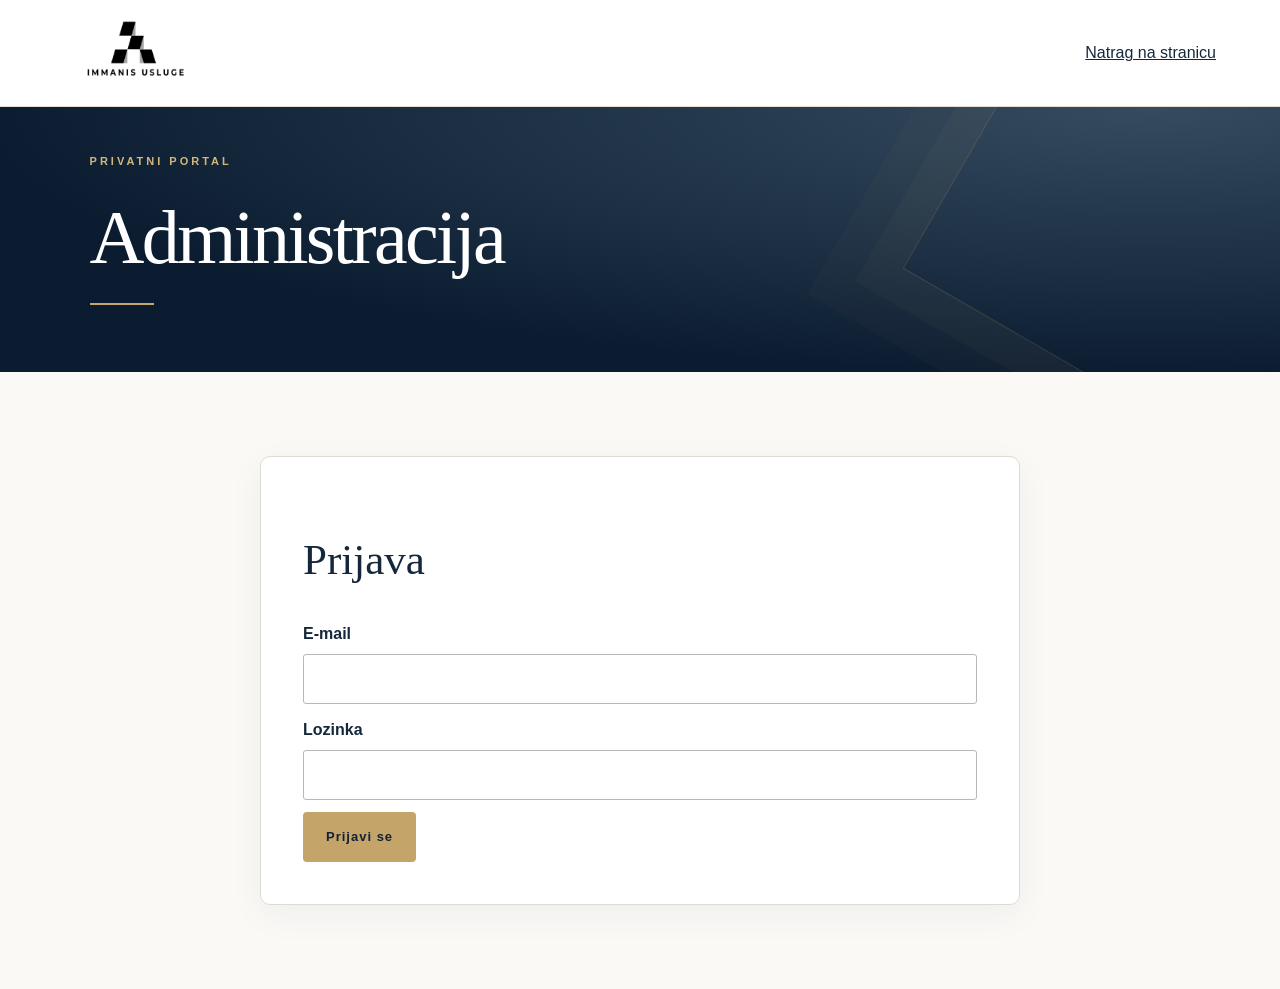
<file: admin.html>
<!doctype html><html lang="hr"><head><meta charset="utf-8"><meta name="viewport" content="width=device-width,initial-scale=1"><meta name="robots" content="noindex,nofollow"><title>Administracija | IMMANIS</title><link rel="stylesheet" href="style.css"></head><body><header><a href="index.html"><img src="assets/logo.png" alt="IMMANIS"></a><a href="index.html">Natrag na stranicu</a></header><main><div class="hero" style="padding:45px 7%"><div class="eyebrow">PRIVATNI PORTAL</div><h1>Administracija</h1></div><section><p id="status" role="status"></p><form id="login" class="native-form"><h2>Prijava</h2><label>E-mail<input type="email" name="email" required autocomplete="username"></label><label>Lozinka<input type="password" name="password" required autocomplete="current-password"></label><button class="btn">Prijavi se</button></form><div id="portal" hidden><button class="btn" id="logout">Odjava</button> <button class="btn" id="refresh">Osvježi upite</button><h2>Zaprimljeni upiti</h2><p id="counts"></p><label>Pretraži<input id="search" type="search"></label><label>Vrsta<select id="kind"><option value="">Sve</option><option>knjigovodstvo</option><option>tehnika</option><option>karijera</option><option>kontakt</option></select></label><button class="btn" id="export">Izvoz CSV (Excel)</button><div id="inbox"></div><hr><h2>Uređivanje javnog sadržaja</h2><p>Dodaj ili uredi projekte, novosti i natječaje. Fotografije unesi kao HTTPS poveznice na slike s pravom korištenja. Ne unositi osobne podatke klijenata.</p><div id="editor"></div><button class="btn" id="save">Objavi promjene</button></div></section></main><script src="config.js"></script><script src="baza.js"></script><script src="sadrzaj.js"></script><script src="admin.js"></script></body></html>
</file>
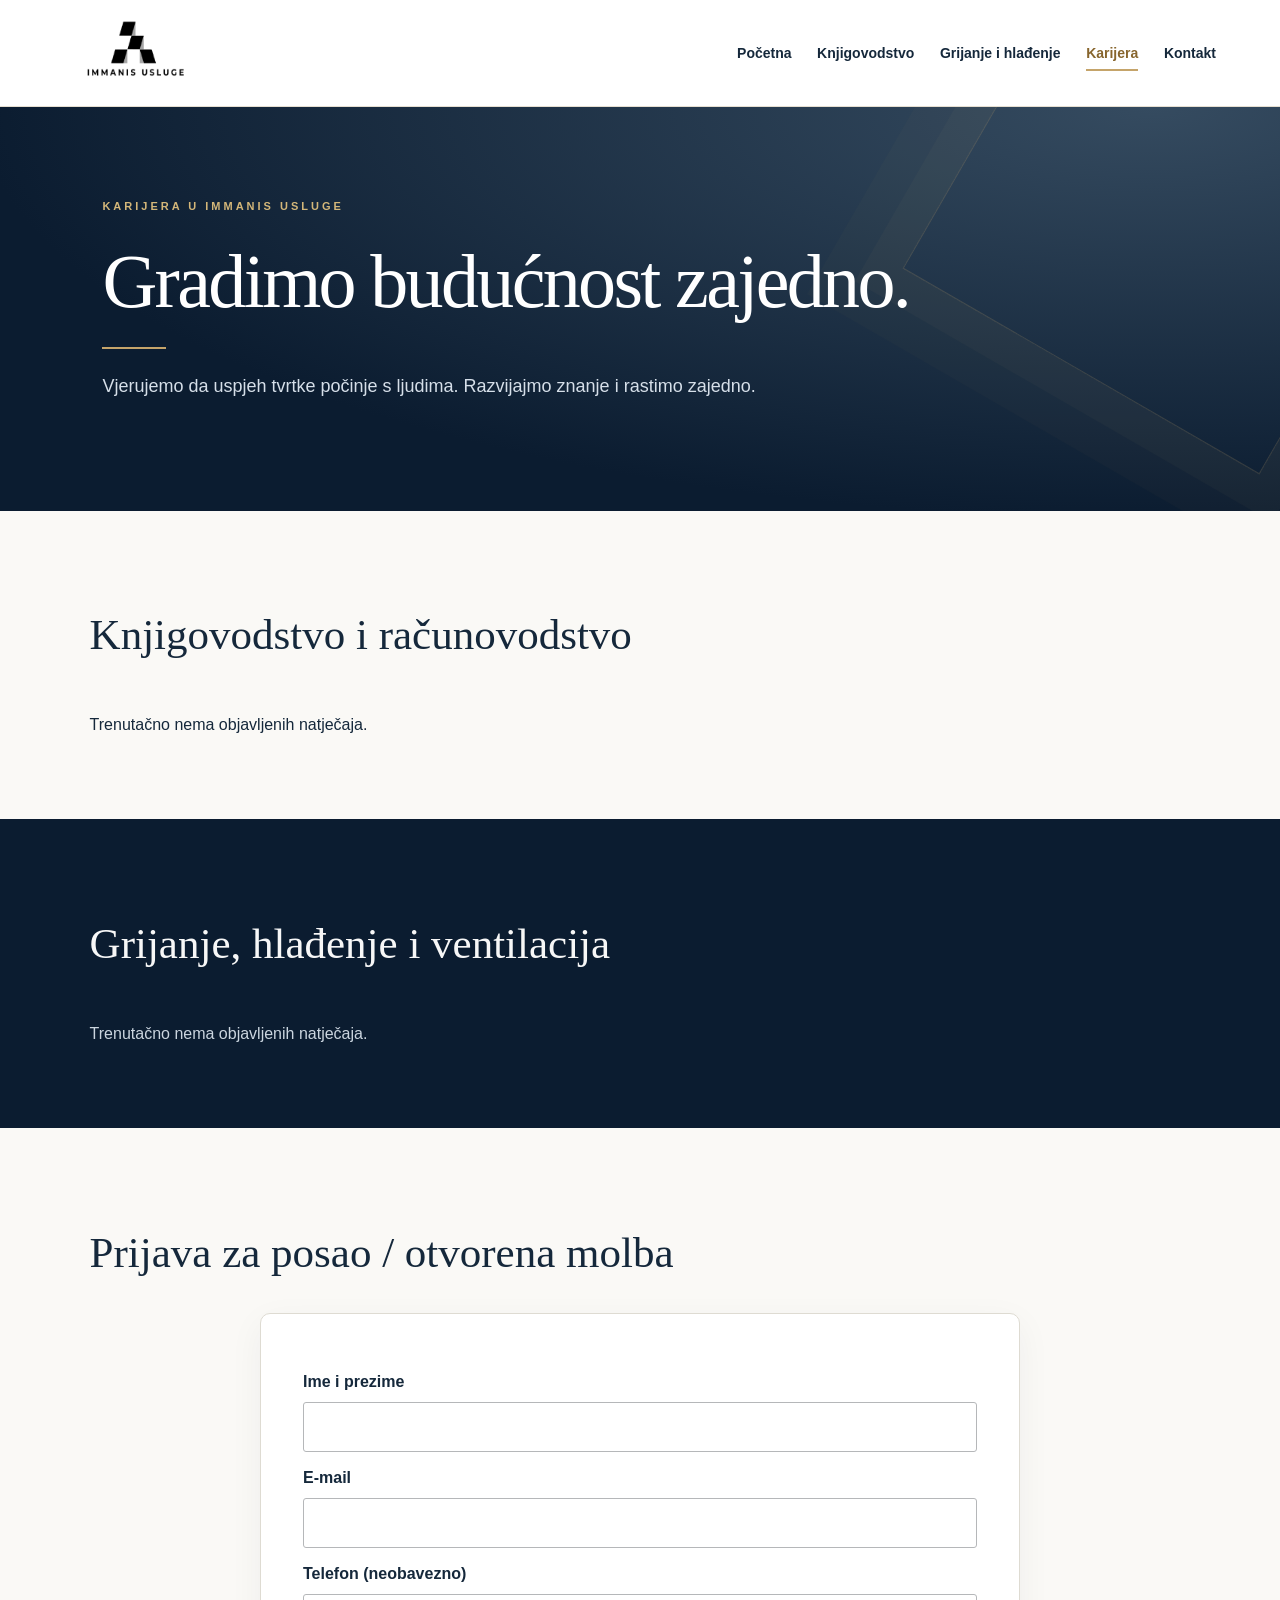
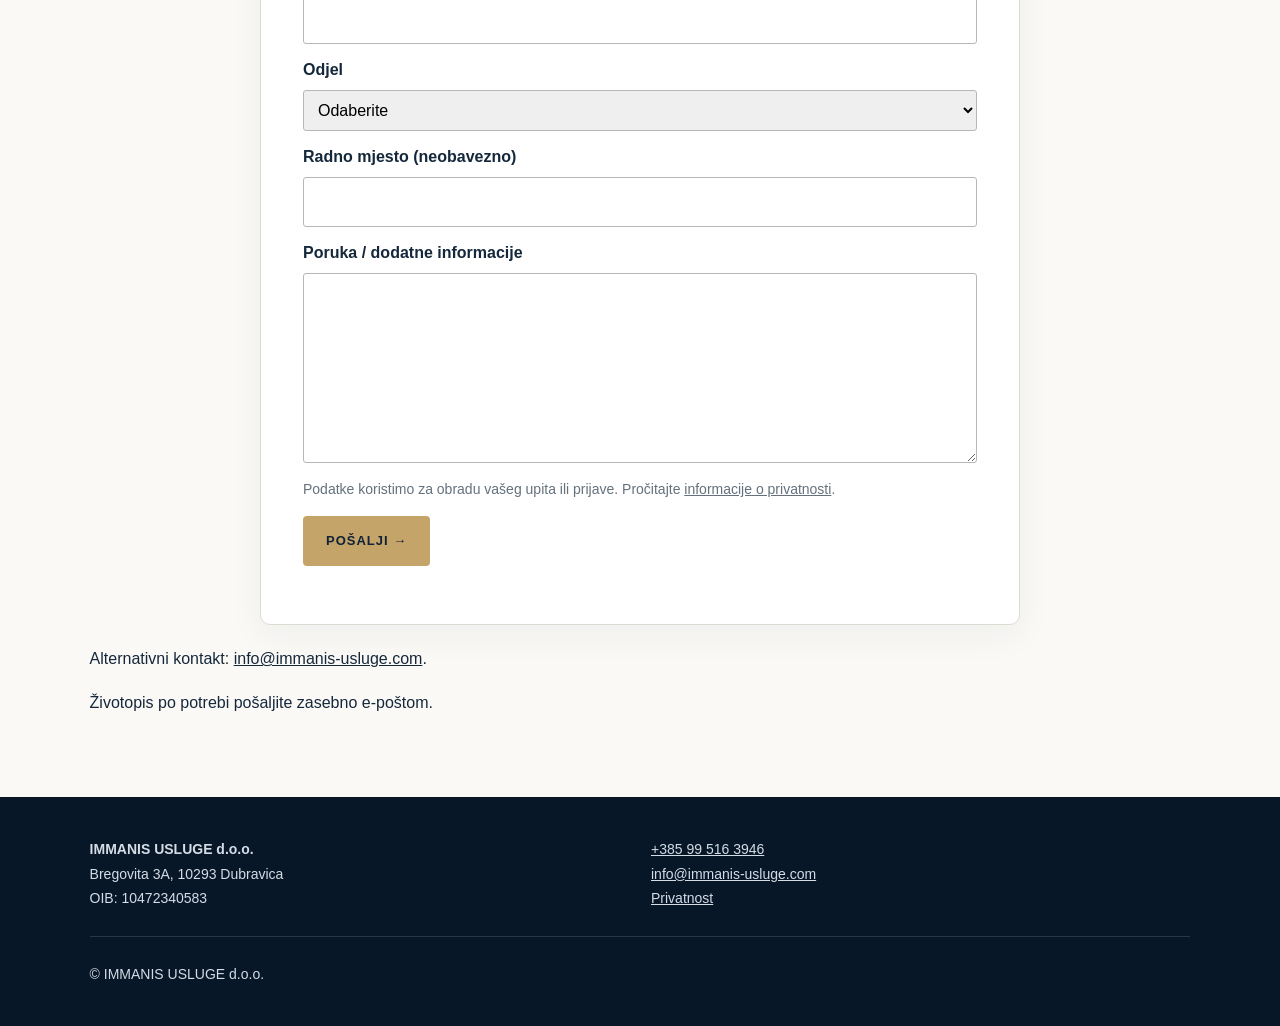
<file: karijera.html>
<!doctype html><html lang="hr"><head><meta charset="utf-8"><meta name="viewport" content="width=device-width,initial-scale=1"><title>Karijera | IMMANIS USLUGE</title><meta name="description" content="IMMANIS USLUGE d.o.o. – knjigovodstvo, grijanje, hlađenje i ventilacija."><link rel="stylesheet" href="style.css"></head><body><header><a href="index.html"><img src="assets/logo.png" alt="IMMANIS USLUGE"></a><nav><a href="index.html">Početna</a><a href="knjigovodstvo.html">Knjigovodstvo</a><a href="grijanje.html">Grijanje i hlađenje</a><a href="karijera.html" aria-current="page">Karijera</a><a href="kontakt.html">Kontakt</a></nav></header><main><div class="hero"><div class="eyebrow">KARIJERA U IMMANIS USLUGE</div><h1>Gradimo budućnost zajedno.</h1><p>Vjerujemo da uspjeh tvrtke počinje s ljudima. Razvijajmo znanje i rastimo zajedno.</p></div><section id="knjigovodstvo"><h2>Knjigovodstvo i računovodstvo</h2><div id="poslovi-knjigovodstvo" class="grid"></div></section><section id="tehnika" class="dark"><h2>Grijanje, hlađenje i ventilacija</h2><div id="poslovi-tehnika" class="grid"></div></section><section id="prijava"><h2>Prijava za posao / otvorena molba</h2><form class="native-form" action="#" method="post"><input type="hidden" name="vrsta" value="karijera"><div class="trap" aria-hidden="true"><label>Ostavite prazno<input name="website" tabindex="-1" autocomplete="off"></label></div><label>Ime i prezime<input name="ime" type="text" maxlength="200" required></label><label>E-mail<input name="email" type="email" maxlength="200" required></label><label>Telefon (neobavezno)<input name="telefon" type="tel" maxlength="200" ></label><label>Odjel<select name="odjel" required><option value="">Odaberite</option><option>Knjigovodstvo</option><option>Grijanje, hlađenje i ventilacija</option></select></label><label>Radno mjesto (neobavezno)<input name="radno_mjesto" type="text" maxlength="200" ></label><label>Poruka / dodatne informacije<textarea name="poruka" rows="6" maxlength="4000" required></textarea></label><p class="muted">Podatke koristimo za obradu vašeg upita ili prijave. Pročitajte <a href="privatnost.html">informacije o privatnosti</a>.</p><button class="btn" type="submit" disabled>POŠALJI →</button><p class="form-status" role="status" aria-live="polite"></p></form><p>Alternativni kontakt: <a href="mailto:info@immanis-usluge.com">info@immanis-usluge.com</a>.</p><p>Životopis po potrebi pošaljite zasebno e-poštom.</p></section></main><footer><div class="grid"><div><strong>IMMANIS USLUGE d.o.o.</strong><br>Bregovita 3A, 10293 Dubravica<br>OIB: 10472340583</div><div><a href="tel:+385995163946">+385 99 516 3946</a><br><a href="mailto:info@immanis-usluge.com">info@immanis-usluge.com</a><br><a href="privatnost.html">Privatnost</a></div></div><hr>© IMMANIS USLUGE d.o.o.</footer><script src="config.js"></script><script src="baza.js"></script><script src="sadrzaj.js"></script><script src="site.js"></script><script src="obrasci.js"></script></body></html>
</file>
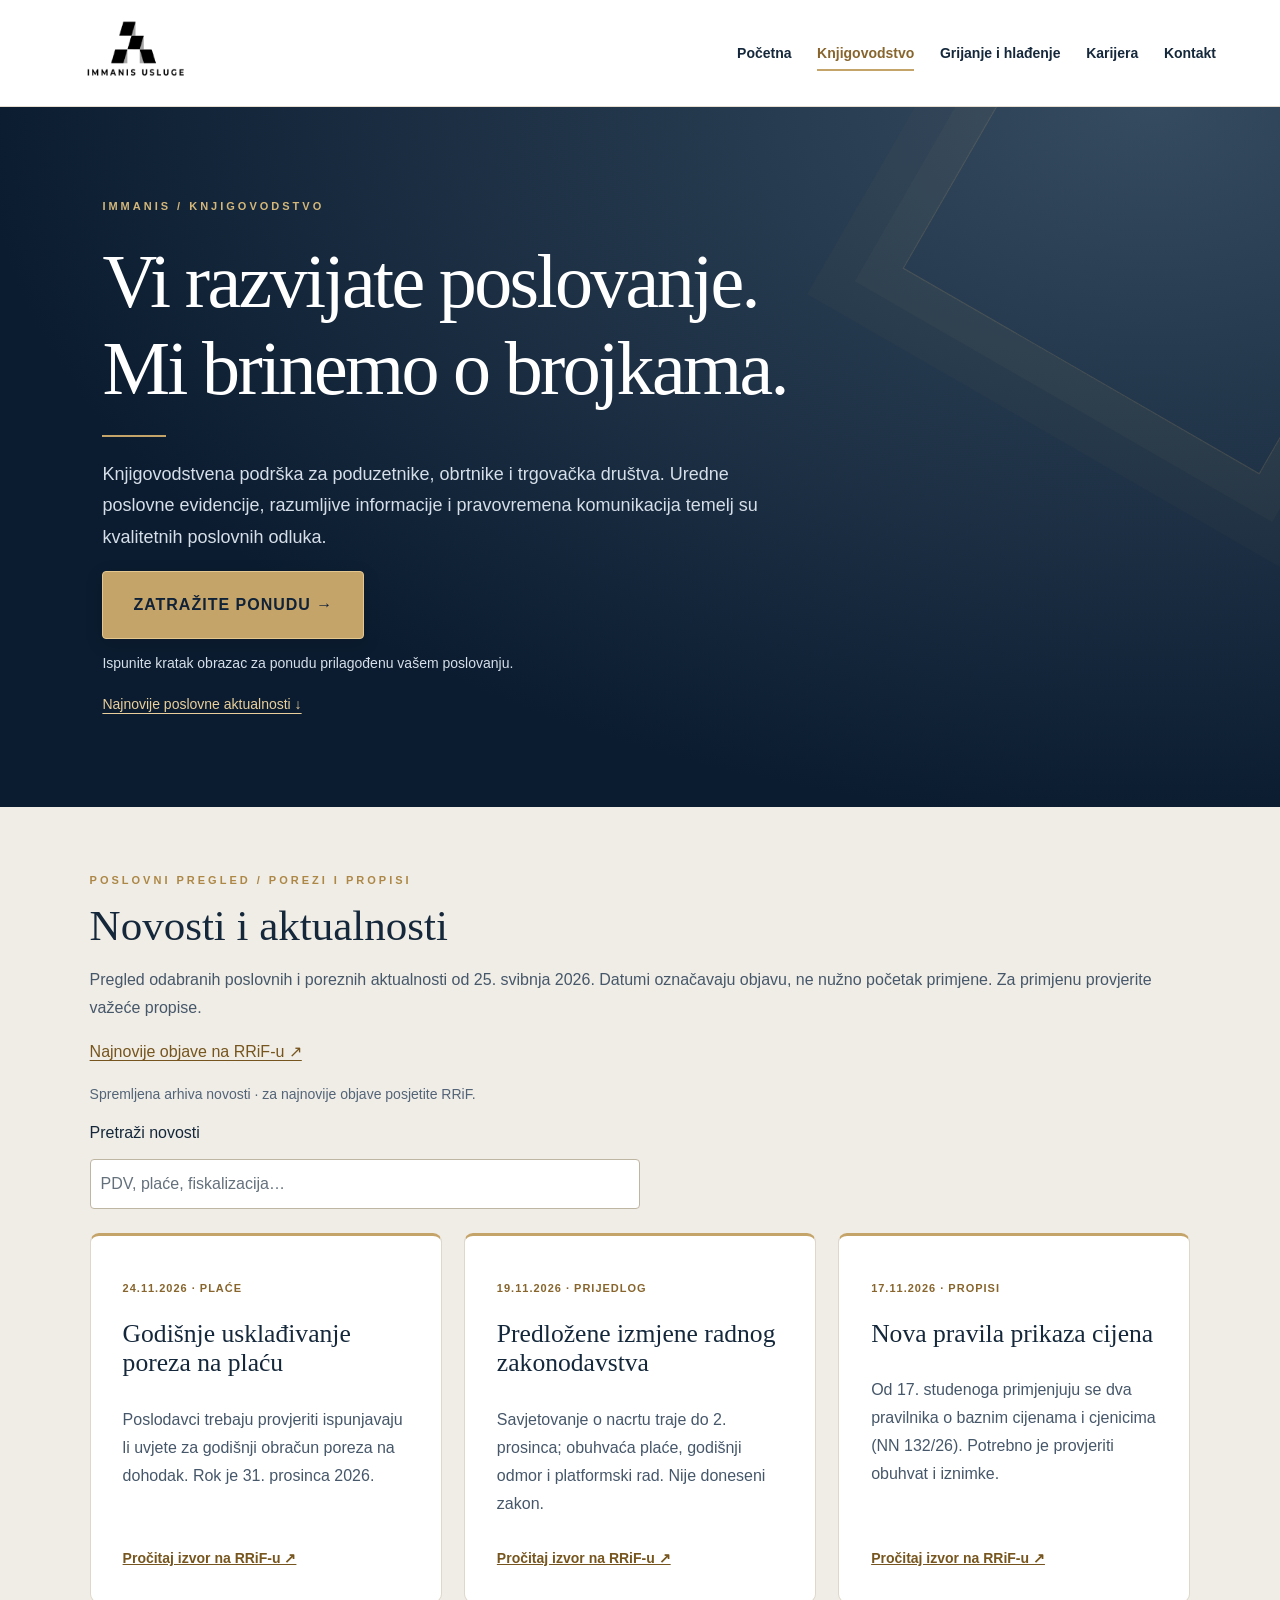
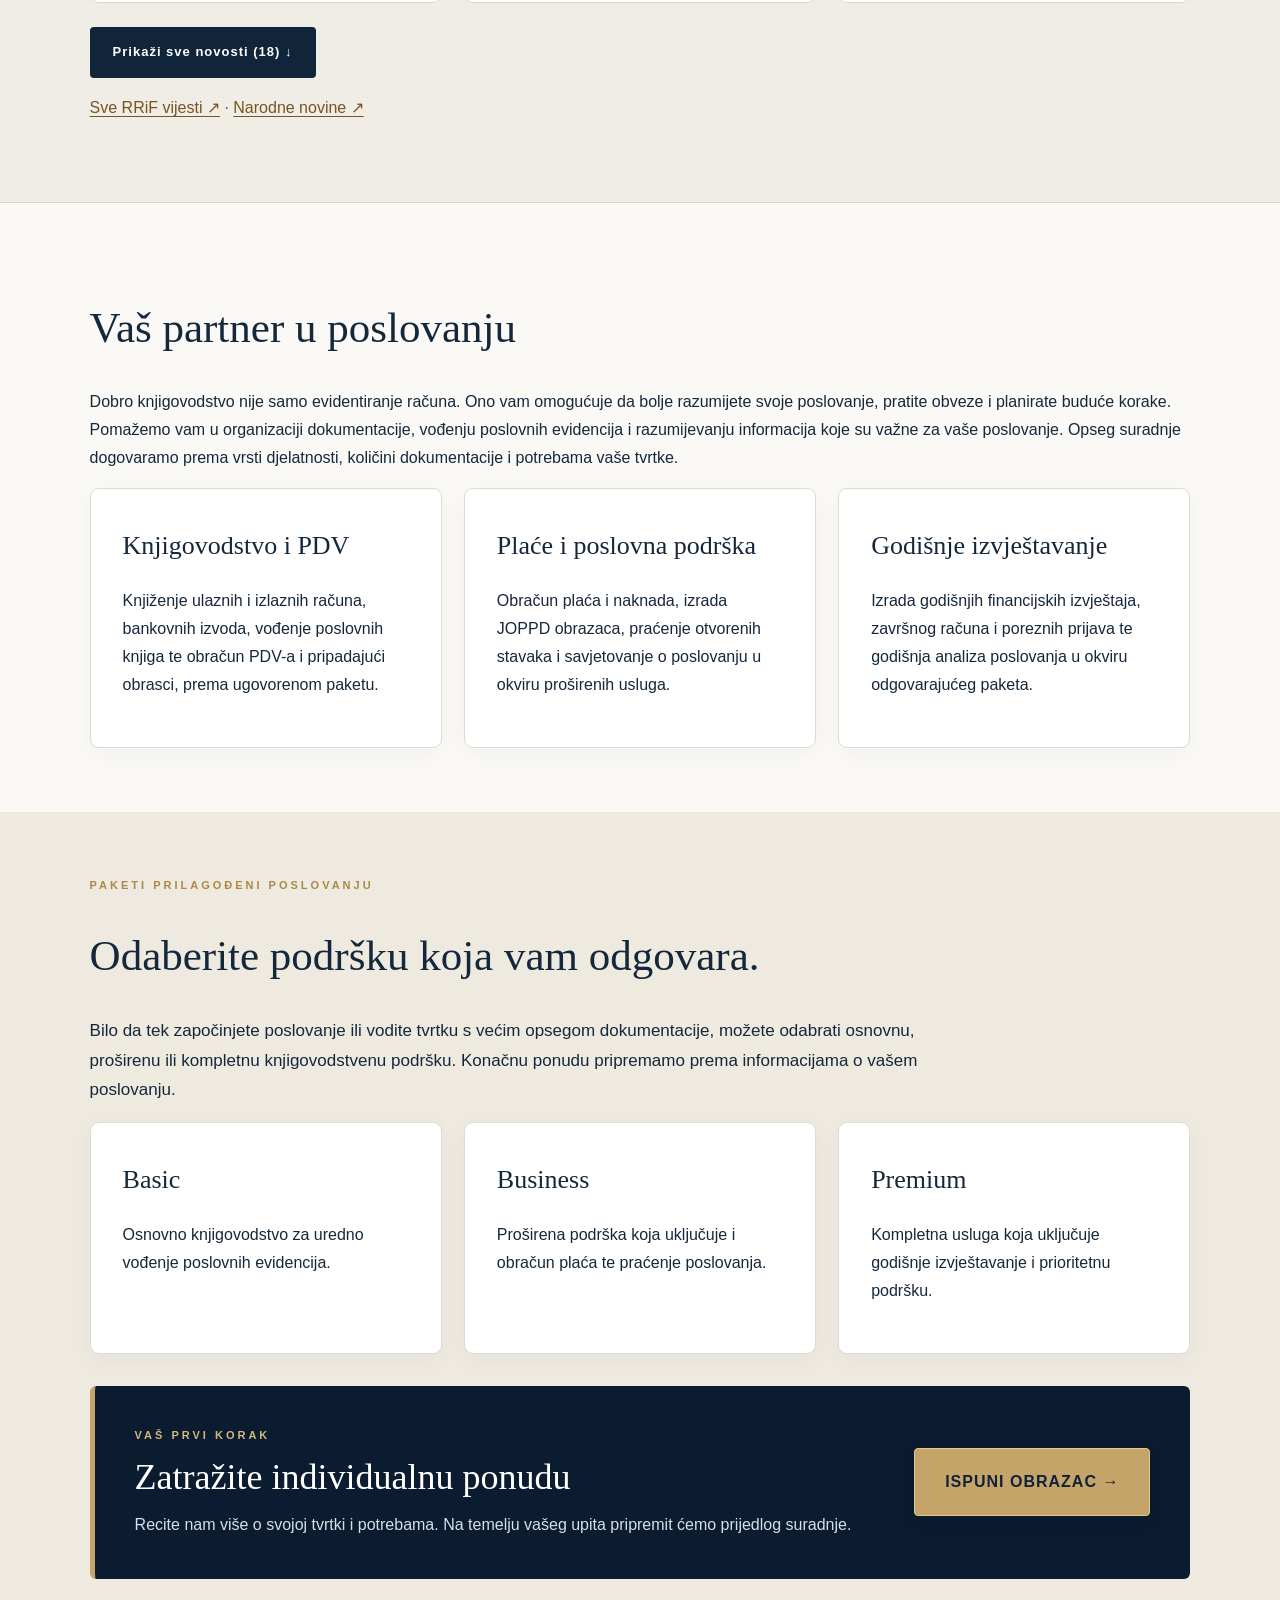
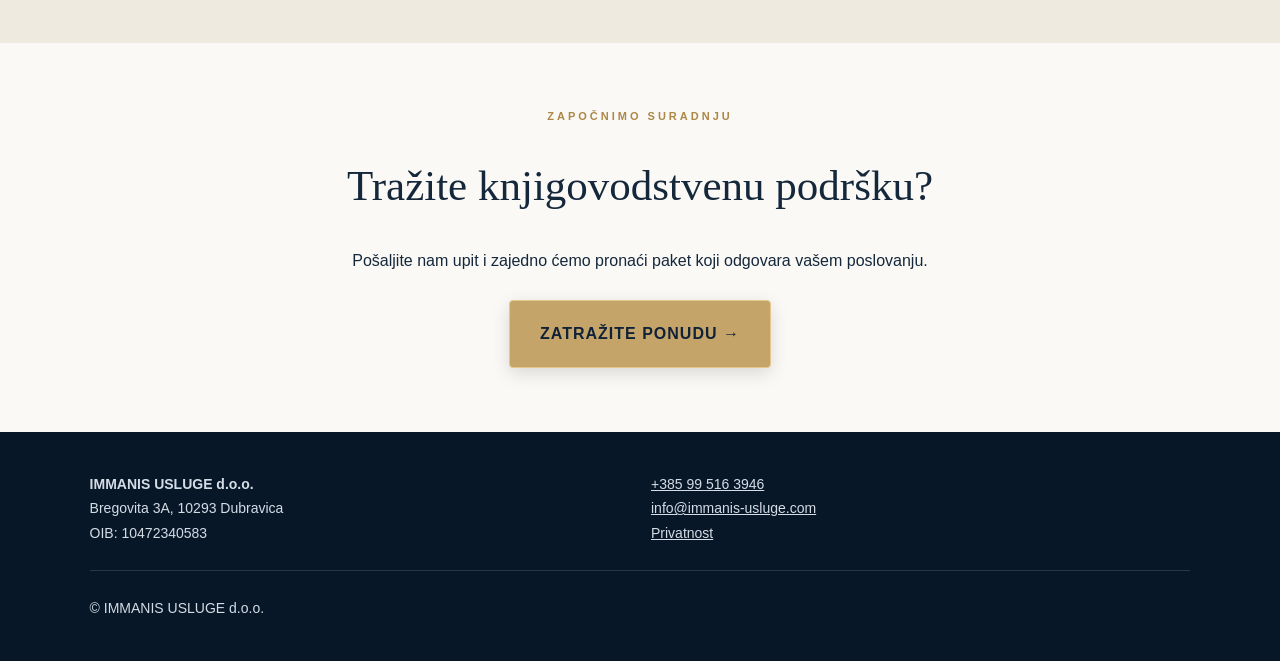
<file: knjigovodstvo.html>
<!doctype html><html lang="hr"><head><meta charset="utf-8"><meta name="viewport" content="width=device-width,initial-scale=1"><title>Knjigovodstvo | IMMANIS USLUGE</title><meta name="description" content="IMMANIS USLUGE d.o.o. – knjigovodstvo, grijanje, hlađenje i ventilacija."><link rel="stylesheet" href="style.css"></head><body><header><a href="index.html"><img src="assets/logo.png" alt="IMMANIS USLUGE"></a><nav><a href="index.html">Početna</a><a href="knjigovodstvo.html" aria-current="page">Knjigovodstvo</a><a href="grijanje.html">Grijanje i hlađenje</a><a href="karijera.html">Karijera</a><a href="kontakt.html">Kontakt</a></nav></header><main><div class="hero"><div class="eyebrow">IMMANIS / KNJIGOVODSTVO</div><h1>Vi razvijate poslovanje.<br>Mi brinemo o brojkama.</h1><p>Knjigovodstvena podrška za poduzetnike, obrtnike i trgovačka društva. Uredne poslovne evidencije, razumljive informacije i pravovremena komunikacija temelj su kvalitetnih poslovnih odluka.</p><a class="btn btn-quote" href="ponuda.html">ZATRAŽITE PONUDU →</a><p class="quote-caption">Ispunite kratak obrazac za ponudu prilagođenu vašem poslovanju.</p><a class="news-jump" href="#aktualnosti">Najnovije poslovne aktualnosti ↓</a></div><section class="dark news-section" id="aktualnosti"><div class="eyebrow">Poslovni pregled / porezi i propisi</div><h2>Novosti i aktualnosti</h2><p>Pregled odabranih poslovnih i poreznih aktualnosti od 25. svibnja 2026. Datumi označavaju objavu, ne nužno početak primjene. Za primjenu provjerite važeće propise.</p><p><a href="https://www.rrif.hr/" target="_blank" rel="noopener noreferrer">Najnovije objave na RRiF-u ↗</a></p><div id="news-status" role="status" class="muted">Spremljena arhiva novosti.</div><label for="news-filter">Pretraži novosti</label><input id="news-filter" type="search" placeholder="PDV, plaće, fiskalizacija…"><div id="novosti" class="grid"></div><button class="btn news-toggle" id="news-toggle" type="button" aria-expanded="false">Prikaži sve novosti ↓</button><p><a href="https://www.rrif.hr/vijesti/" target="_blank" rel="noopener noreferrer">Sve RRiF vijesti ↗</a> · <a href="https://narodne-novine.nn.hr/" target="_blank" rel="noopener noreferrer">Narodne novine ↗</a></p></section><section><h2>Vaš partner u poslovanju</h2><p>Dobro knjigovodstvo nije samo evidentiranje računa. Ono vam omogućuje da bolje razumijete svoje poslovanje, pratite obveze i planirate buduće korake. Pomažemo vam u organizaciji dokumentacije, vođenju poslovnih evidencija i razumijevanju informacija koje su važne za vaše poslovanje. Opseg suradnje dogovaramo prema vrsti djelatnosti, količini dokumentacije i potrebama vaše tvrtke.</p><div class="grid"><article class="tile content"><h3>Knjigovodstvo i PDV</h3><p>Knjiženje ulaznih i izlaznih računa, bankovnih izvoda, vođenje poslovnih knjiga te obračun PDV-a i pripadajući obrasci, prema ugovorenom paketu.</p></article><article class="tile content"><h3>Plaće i poslovna podrška</h3><p>Obračun plaća i naknada, izrada JOPPD obrazaca, praćenje otvorenih stavaka i savjetovanje o poslovanju u okviru proširenih usluga.</p></article><article class="tile content"><h3>Godišnje izvještavanje</h3><p>Izrada godišnjih financijskih izvještaja, završnog računa i poreznih prijava te godišnja analiza poslovanja u okviru odgovarajućeg paketa.</p></article></div></section><section class="package-intro"><div class="eyebrow">Paketi prilagođeni poslovanju</div><h2>Odaberite podršku koja vam odgovara.</h2><p class="lead-copy">Bilo da tek započinjete poslovanje ili vodite tvrtku s većim opsegom dokumentacije, možete odabrati osnovnu, proširenu ili kompletnu knjigovodstvenu podršku. Konačnu ponudu pripremamo prema informacijama o vašem poslovanju.</p><div class="grid"><article class="tile content"><h3>Basic</h3><p>Osnovno knjigovodstvo za uredno vođenje poslovnih evidencija.</p></article><article class="tile content"><h3>Business</h3><p>Proširena podrška koja uključuje i obračun plaća te praćenje poslovanja.</p></article><article class="tile content"><h3>Premium</h3><p>Kompletna usluga koja uključuje godišnje izvještavanje i prioritetnu podršku.</p></article></div><div class="quote-panel"><div><div class="eyebrow">Vaš prvi korak</div><h2>Zatražite individualnu ponudu</h2><p>Recite nam više o svojoj tvrtki i potrebama. Na temelju vašeg upita pripremit ćemo prijedlog suradnje.</p></div><a class="btn btn-quote" href="ponuda.html">ISPUNI OBRAZAC →</a></div></section><section class="center"><div class="eyebrow">Započnimo suradnju</div><h2>Tražite knjigovodstvenu podršku?</h2><p>Pošaljite nam upit i zajedno ćemo pronaći paket koji odgovara vašem poslovanju.</p><a class="btn btn-quote" href="ponuda.html">ZATRAŽITE PONUDU →</a></section></main><footer><div class="grid"><div><strong>IMMANIS USLUGE d.o.o.</strong><br>Bregovita 3A, 10293 Dubravica<br>OIB: 10472340583</div><div><a href="tel:+385995163946">+385 99 516 3946</a><br><a href="mailto:info@immanis-usluge.com">info@immanis-usluge.com</a><br><a href="privatnost.html">Privatnost</a></div></div><hr>© IMMANIS USLUGE d.o.o.</footer><script src="config.js"></script><script src="baza.js"></script><script src="sadrzaj.js"></script><script src="site.js"></script><script src="novosti.js"></script></body></html>
</file>
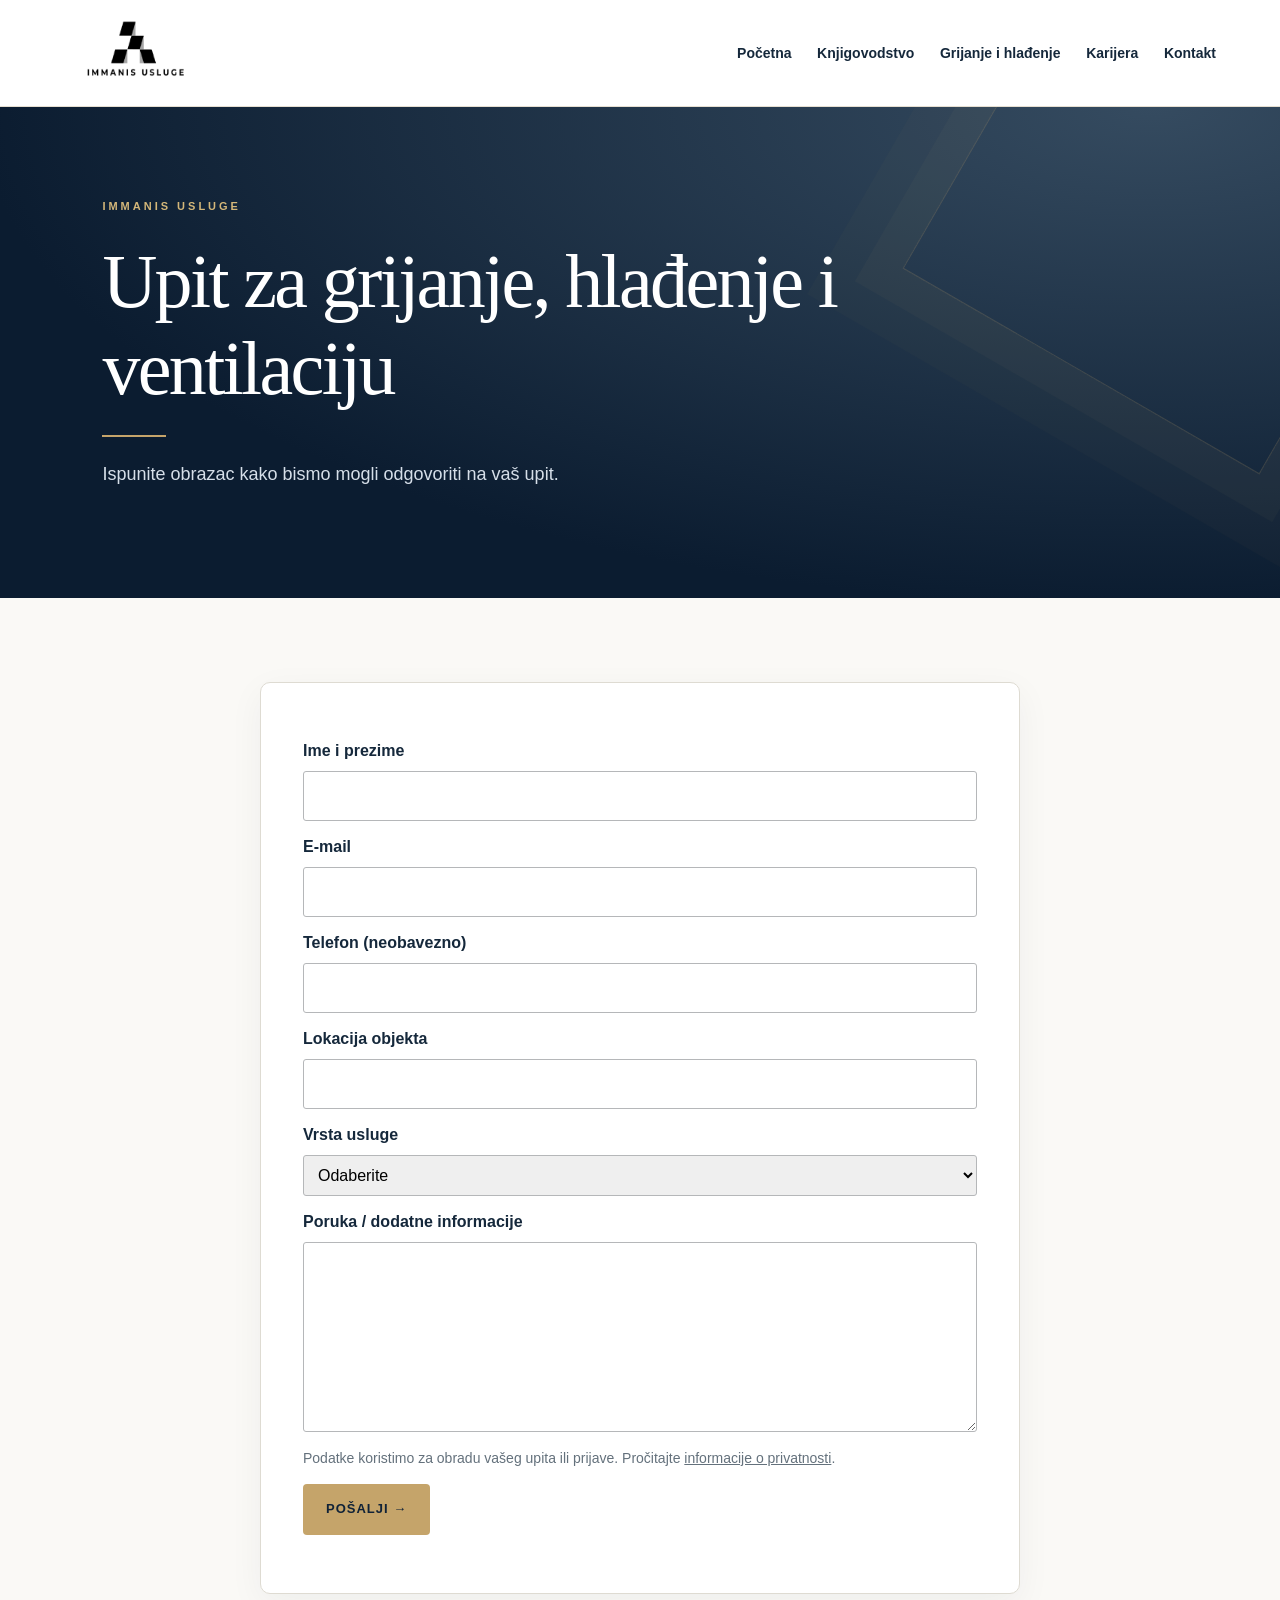
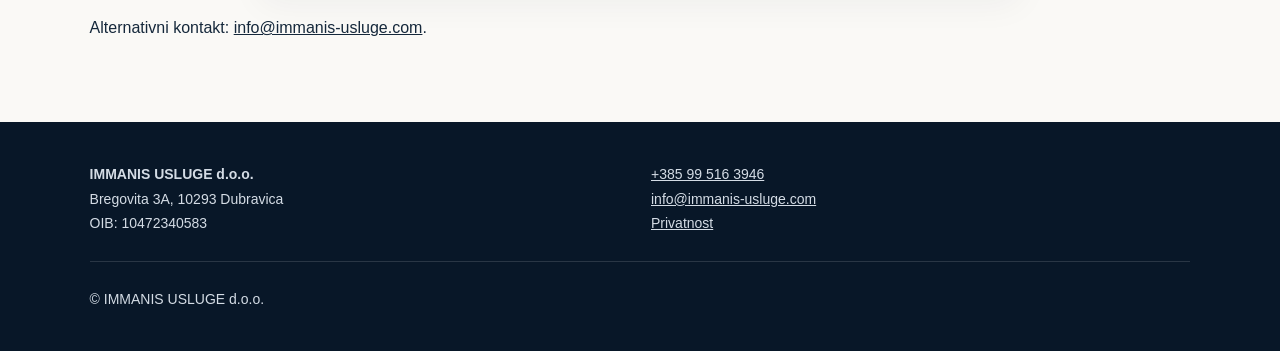
<file: kontakt-tehnika.html>
<!doctype html><html lang="hr"><head><meta charset="utf-8"><meta name="viewport" content="width=device-width,initial-scale=1"><title>Upit za grijanje, hlađenje i ventilaciju | IMMANIS USLUGE</title><meta name="description" content="IMMANIS USLUGE d.o.o. – knjigovodstvo, grijanje, hlađenje i ventilacija."><link rel="stylesheet" href="style.css"></head><body><header><a href="index.html"><img src="assets/logo.png" alt="IMMANIS USLUGE"></a><nav><a href="index.html">Početna</a><a href="knjigovodstvo.html">Knjigovodstvo</a><a href="grijanje.html">Grijanje i hlađenje</a><a href="karijera.html">Karijera</a><a href="kontakt.html">Kontakt</a></nav></header><main><div class="hero"><div class="eyebrow">IMMANIS USLUGE</div><h1>Upit za grijanje, hlađenje i ventilaciju</h1><p>Ispunite obrazac kako bismo mogli odgovoriti na vaš upit.</p></div><section><form class="native-form" action="#" method="post"><input type="hidden" name="vrsta" value="tehnika"><div class="trap" aria-hidden="true"><label>Ostavite prazno<input name="website" tabindex="-1" autocomplete="off"></label></div><label>Ime i prezime<input name="ime" type="text" maxlength="200" required></label><label>E-mail<input name="email" type="email" maxlength="200" required></label><label>Telefon (neobavezno)<input name="telefon" type="tel" maxlength="200" ></label><label>Lokacija objekta<input name="lokacija" type="text" maxlength="200" required></label><label>Vrsta usluge<select name="usluga" required><option value="">Odaberite</option><option>Grijanje</option><option>Hlađenje</option><option>Ventilacija</option><option value="Prodaja dizalica topline">Prodaja dizalica topline</option><option value="Prodaja klima uređaja">Prodaja klima uređaja</option><option>Ostalo</option></select></label><label>Poruka / dodatne informacije<textarea name="poruka" rows="6" maxlength="4000" required></textarea></label><p class="muted">Podatke koristimo za obradu vašeg upita ili prijave. Pročitajte <a href="privatnost.html">informacije o privatnosti</a>.</p><button class="btn" type="submit" disabled>POŠALJI →</button><p class="form-status" role="status" aria-live="polite"></p></form><p>Alternativni kontakt: <a href="mailto:info@immanis-usluge.com">info@immanis-usluge.com</a>.</p></section></main><footer><div class="grid"><div><strong>IMMANIS USLUGE d.o.o.</strong><br>Bregovita 3A, 10293 Dubravica<br>OIB: 10472340583</div><div><a href="tel:+385995163946">+385 99 516 3946</a><br><a href="mailto:info@immanis-usluge.com">info@immanis-usluge.com</a><br><a href="privatnost.html">Privatnost</a></div></div><hr>© IMMANIS USLUGE d.o.o.</footer><script src="config.js"></script><script src="baza.js"></script><script src="sadrzaj.js"></script><script src="site.js"></script><script src="obrasci.js"></script><script>const izbor=new URLSearchParams(location.search).get("usluga");const usluge={dizalice:"Prodaja dizalica topline",klime:"Prodaja klima uređaja"};if(Object.hasOwn(usluge,izbor)){document.querySelector("select[name=usluga]").value=usluge[izbor];}</script></body></html>
</file>
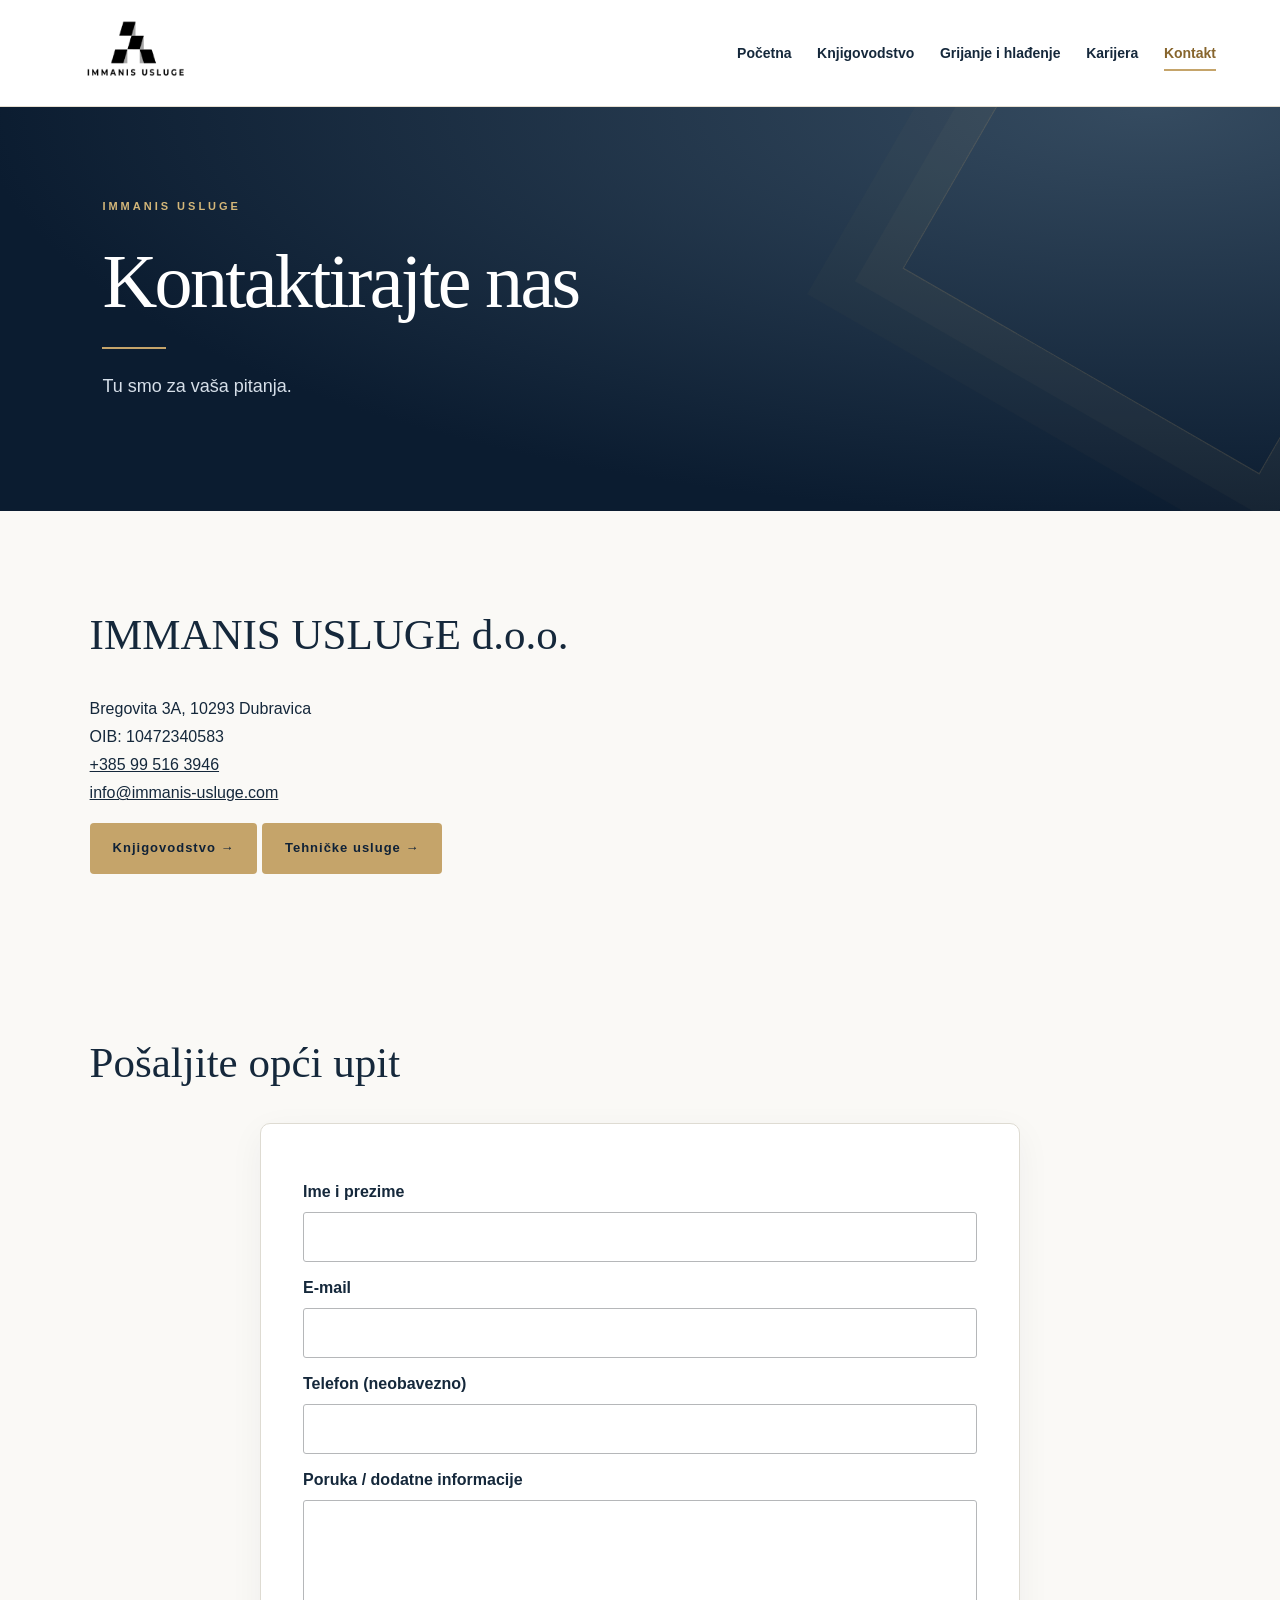
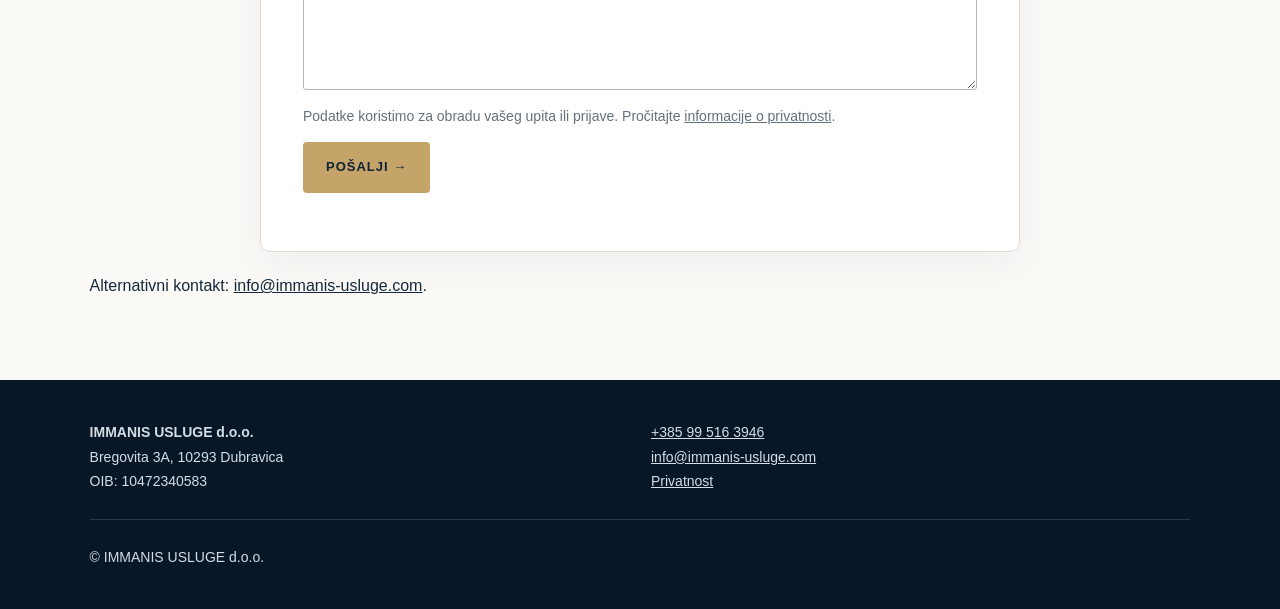
<file: kontakt.html>
<!doctype html><html lang="hr"><head><meta charset="utf-8"><meta name="viewport" content="width=device-width,initial-scale=1"><title>Kontakt | IMMANIS USLUGE</title><meta name="description" content="IMMANIS USLUGE d.o.o. – knjigovodstvo, grijanje, hlađenje i ventilacija."><link rel="stylesheet" href="style.css"></head><body><header><a href="index.html"><img src="assets/logo.png" alt="IMMANIS USLUGE"></a><nav><a href="index.html">Početna</a><a href="knjigovodstvo.html">Knjigovodstvo</a><a href="grijanje.html">Grijanje i hlađenje</a><a href="karijera.html">Karijera</a><a href="kontakt.html" aria-current="page">Kontakt</a></nav></header><main><div class="hero"><div class="eyebrow">IMMANIS USLUGE</div><h1>Kontaktirajte nas</h1><p>Tu smo za vaša pitanja.</p></div><section><h2>IMMANIS USLUGE d.o.o.</h2><p>Bregovita 3A, 10293 Dubravica<br>OIB: 10472340583<br><a href="tel:+385995163946">+385 99 516 3946</a><br><a href="mailto:info@immanis-usluge.com">info@immanis-usluge.com</a></p><a class="btn" href="ponuda.html">Knjigovodstvo →</a> <a class="btn" href="kontakt-tehnika.html">Tehničke usluge →</a></section><section><h2>Pošaljite opći upit</h2><form class="native-form" action="#" method="post"><input type="hidden" name="vrsta" value="kontakt"><div class="trap" aria-hidden="true"><label>Ostavite prazno<input name="website" tabindex="-1" autocomplete="off"></label></div><label>Ime i prezime<input name="ime" type="text" maxlength="200" required></label><label>E-mail<input name="email" type="email" maxlength="200" required></label><label>Telefon (neobavezno)<input name="telefon" type="tel" maxlength="200" ></label><label>Poruka / dodatne informacije<textarea name="poruka" rows="6" maxlength="4000" required></textarea></label><p class="muted">Podatke koristimo za obradu vašeg upita ili prijave. Pročitajte <a href="privatnost.html">informacije o privatnosti</a>.</p><button class="btn" type="submit" disabled>POŠALJI →</button><p class="form-status" role="status" aria-live="polite"></p></form><p>Alternativni kontakt: <a href="mailto:info@immanis-usluge.com">info@immanis-usluge.com</a>.</p></section></main><footer><div class="grid"><div><strong>IMMANIS USLUGE d.o.o.</strong><br>Bregovita 3A, 10293 Dubravica<br>OIB: 10472340583</div><div><a href="tel:+385995163946">+385 99 516 3946</a><br><a href="mailto:info@immanis-usluge.com">info@immanis-usluge.com</a><br><a href="privatnost.html">Privatnost</a></div></div><hr>© IMMANIS USLUGE d.o.o.</footer><script src="config.js"></script><script src="baza.js"></script><script src="sadrzaj.js"></script><script src="site.js"></script><script src="obrasci.js"></script></body></html>
</file>
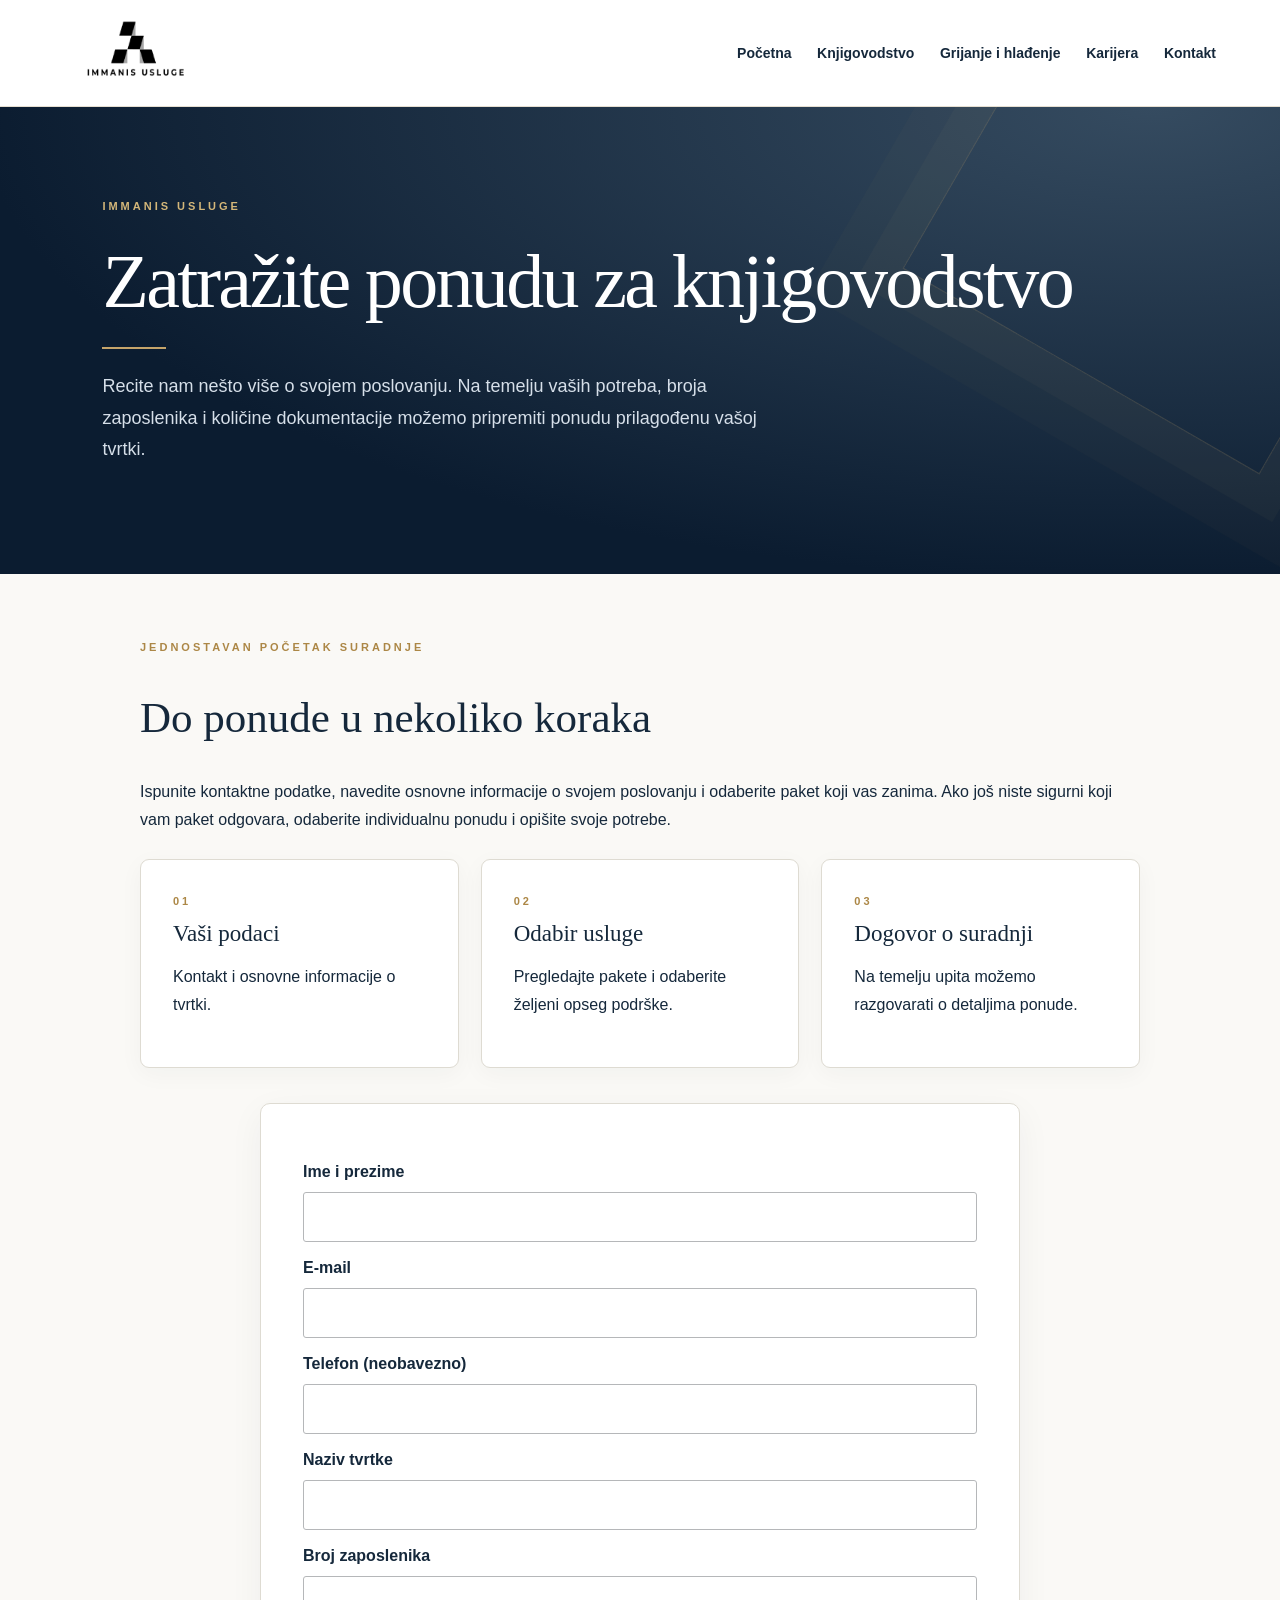
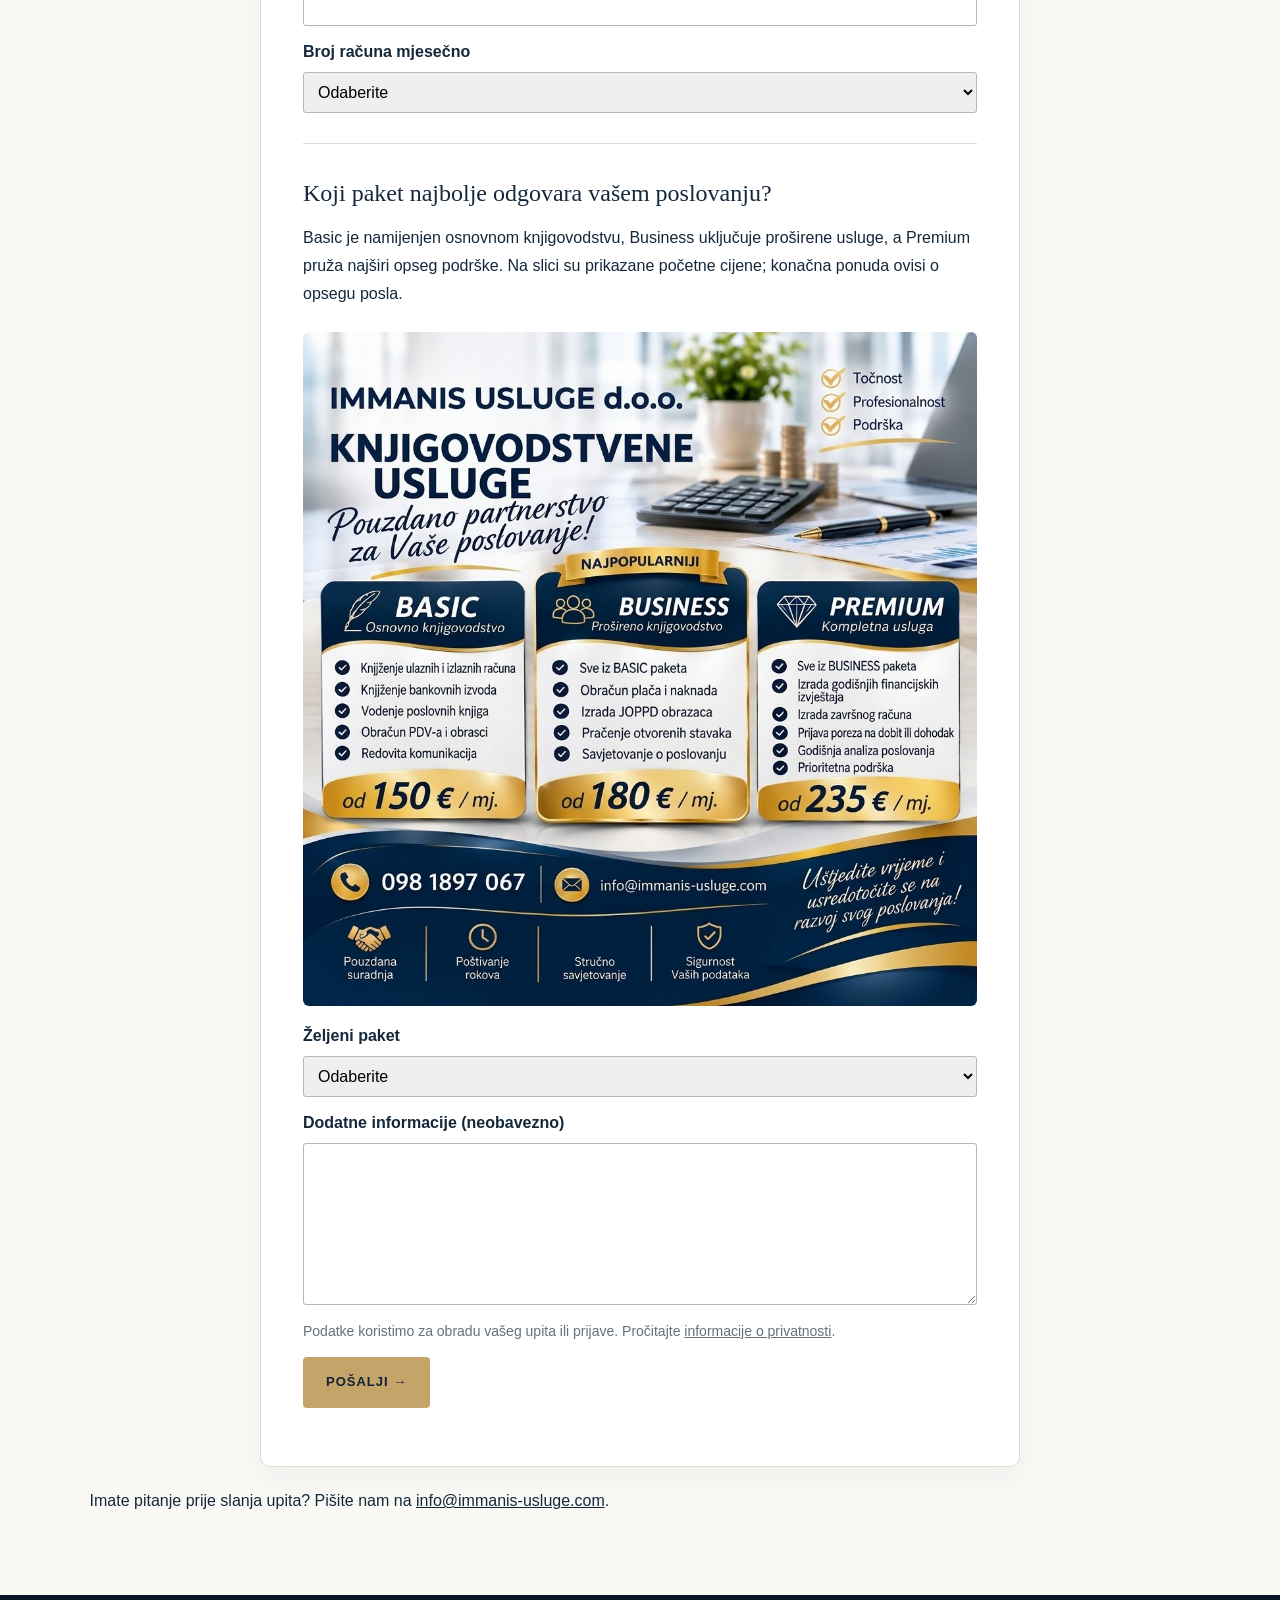
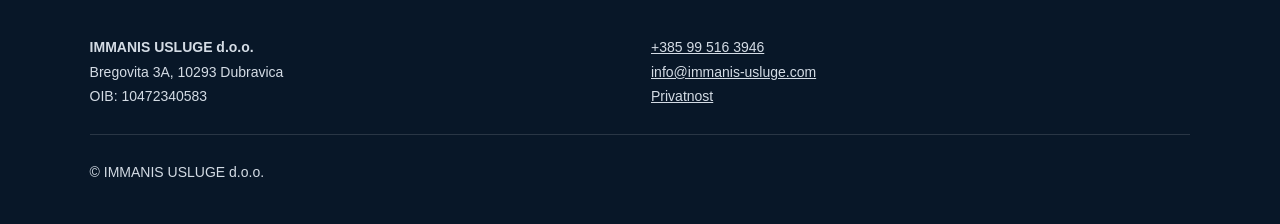
<file: ponuda.html>
<!doctype html><html lang="hr"><head><meta charset="utf-8"><meta name="viewport" content="width=device-width,initial-scale=1"><title>Zatražite ponudu za knjigovodstvo | IMMANIS USLUGE</title><meta name="description" content="IMMANIS USLUGE d.o.o. – knjigovodstvo, grijanje, hlađenje i ventilacija."><link rel="stylesheet" href="style.css"></head><body><header><a href="index.html"><img src="assets/logo.png" alt="IMMANIS USLUGE"></a><nav><a href="index.html">Početna</a><a href="knjigovodstvo.html">Knjigovodstvo</a><a href="grijanje.html">Grijanje i hlađenje</a><a href="karijera.html">Karijera</a><a href="kontakt.html">Kontakt</a></nav></header><main><div class="hero"><div class="eyebrow">IMMANIS USLUGE</div><h1>Zatražite ponudu za knjigovodstvo</h1><p>Recite nam nešto više o svojem poslovanju. Na temelju vaših potreba, broja zaposlenika i količine dokumentacije možemo pripremiti ponudu prilagođenu vašoj tvrtki.</p></div><section><div class="form-intro"><div class="eyebrow">Jednostavan početak suradnje</div><h2>Do ponude u nekoliko koraka</h2><p>Ispunite kontaktne podatke, navedite osnovne informacije o svojem poslovanju i odaberite paket koji vas zanima. Ako još niste sigurni koji vam paket odgovara, odaberite individualnu ponudu i opišite svoje potrebe.</p><div class="grid"><article class="tile content"><div class="eyebrow">01</div><h3>Vaši podaci</h3><p>Kontakt i osnovne informacije o tvrtki.</p></article><article class="tile content"><div class="eyebrow">02</div><h3>Odabir usluge</h3><p>Pregledajte pakete i odaberite željeni opseg podrške.</p></article><article class="tile content"><div class="eyebrow">03</div><h3>Dogovor o suradnji</h3><p>Na temelju upita možemo razgovarati o detaljima ponude.</p></article></div></div><form class="native-form" action="#" method="post"><input type="hidden" name="vrsta" value="knjigovodstvo"><div class="trap" aria-hidden="true"><label>Ostavite prazno<input name="website" tabindex="-1" autocomplete="off"></label></div><label>Ime i prezime<input name="ime" type="text" maxlength="200" required></label><label>E-mail<input name="email" type="email" maxlength="200" required></label><label>Telefon (neobavezno)<input name="telefon" type="tel" maxlength="200" ></label><label>Naziv tvrtke<input name="tvrtka" type="text" maxlength="200" required></label><label>Broj zaposlenika<input name="zaposleni" type="number" min="0" max="99999999" maxlength="200" required></label><label>Broj računa mjesečno<select name="racuni" required><option value="">Odaberite</option><option>Manje od 50</option><option>50 do 100</option><option>100 do 200</option><option>Više od 200</option></select></label><div class="package-note"><h3>Koji paket najbolje odgovara vašem poslovanju?</h3><p>Basic je namijenjen osnovnom knjigovodstvu, Business uključuje proširene usluge, a Premium pruža najširi opseg podrške. Na slici su prikazane početne cijene; konačna ponuda ovisi o opsegu posla.</p></div><figure style="margin:24px 0 16px"><img src="assets/knjigovodstveni-paketi.jpg" alt="Pregled knjigovodstvenih paketa Basic, Business i Premium s opisima usluga i cijenama" style="display:block;width:100%;height:auto;border-radius:6px" loading="lazy"></figure><label>Željeni paket<select name="paket" required><option value="">Odaberite</option><option>Basic</option><option>Business</option><option>Premium</option><option>Potrebna individualna ponuda</option></select></label><label>Dodatne informacije (neobavezno)<textarea name="poruka" rows="5" maxlength="4000"></textarea></label><p class="muted">Podatke koristimo za obradu vašeg upita ili prijave. Pročitajte <a href="privatnost.html">informacije o privatnosti</a>.</p><button class="btn" type="submit" disabled>POŠALJI →</button><p class="form-status" role="status" aria-live="polite"></p></form><p>Imate pitanje prije slanja upita? Pišite nam na <a href="mailto:info@immanis-usluge.com">info@immanis-usluge.com</a>.</p></section></main><footer><div class="grid"><div><strong>IMMANIS USLUGE d.o.o.</strong><br>Bregovita 3A, 10293 Dubravica<br>OIB: 10472340583</div><div><a href="tel:+385995163946">+385 99 516 3946</a><br><a href="mailto:info@immanis-usluge.com">info@immanis-usluge.com</a><br><a href="privatnost.html">Privatnost</a></div></div><hr>© IMMANIS USLUGE d.o.o.</footer><script src="config.js"></script><script src="baza.js"></script><script src="sadrzaj.js"></script><script src="site.js"></script><script src="obrasci.js"></script></body></html>
</file>
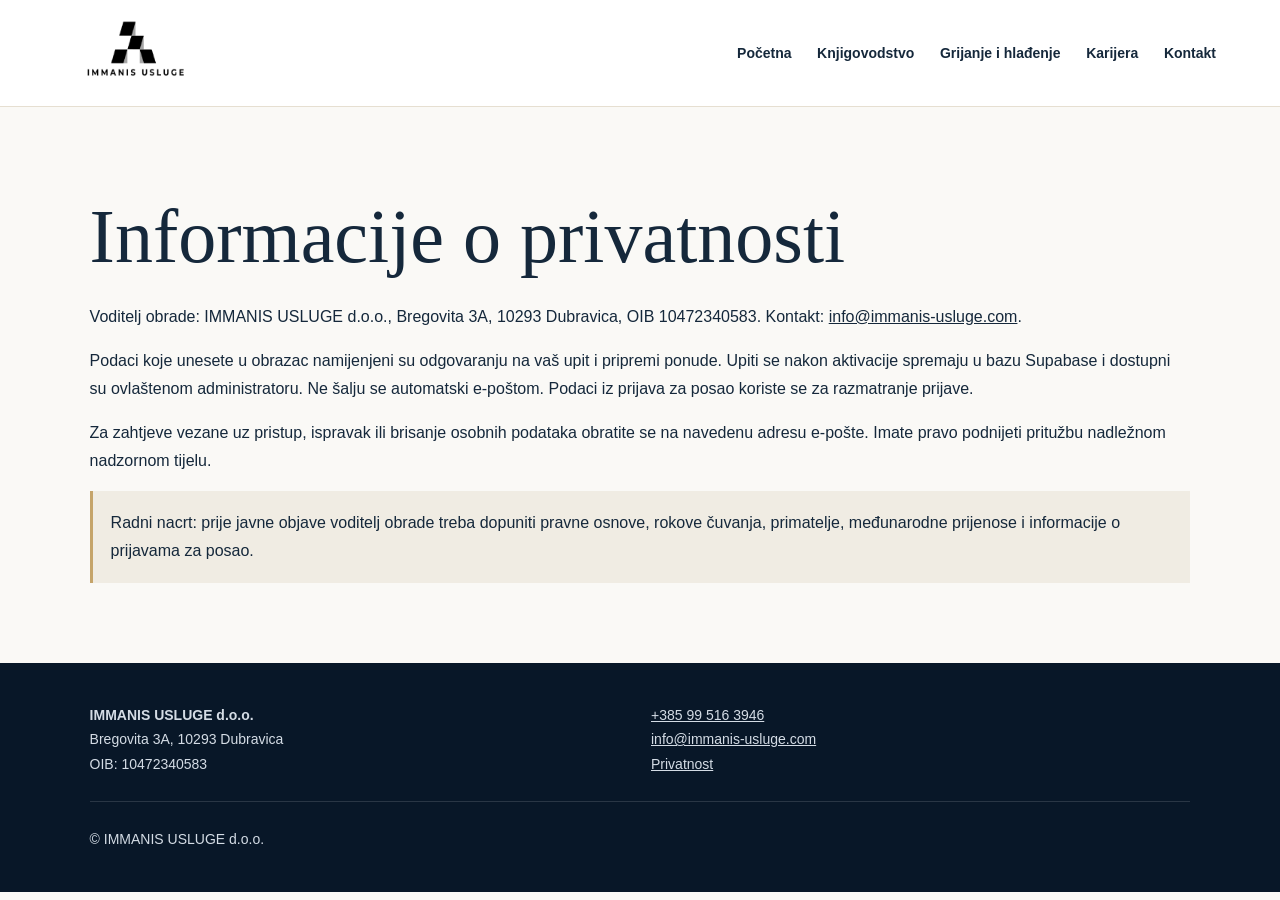
<file: privatnost.html>
<!doctype html><html lang="hr"><head><meta charset="utf-8"><meta name="viewport" content="width=device-width,initial-scale=1"><title>Privatnost | IMMANIS USLUGE</title><meta name="description" content="IMMANIS USLUGE d.o.o. – knjigovodstvo, grijanje, hlađenje i ventilacija."><link rel="stylesheet" href="style.css"></head><body><header><a href="index.html"><img src="assets/logo.png" alt="IMMANIS USLUGE"></a><nav><a href="index.html">Početna</a><a href="knjigovodstvo.html">Knjigovodstvo</a><a href="grijanje.html">Grijanje i hlađenje</a><a href="karijera.html">Karijera</a><a href="kontakt.html">Kontakt</a></nav></header><main><section><h1>Informacije o privatnosti</h1><p>Voditelj obrade: IMMANIS USLUGE d.o.o., Bregovita 3A, 10293 Dubravica, OIB 10472340583. Kontakt: <a href="mailto:info@immanis-usluge.com">info@immanis-usluge.com</a>.</p><p>Podaci koje unesete u obrazac namijenjeni su odgovaranju na vaš upit i pripremi ponude. Upiti se nakon aktivacije spremaju u bazu Supabase i dostupni su ovlaštenom administratoru. Ne šalju se automatski e-poštom. Podaci iz prijava za posao koriste se za razmatranje prijave.</p><p>Za zahtjeve vezane uz pristup, ispravak ili brisanje osobnih podataka obratite se na navedenu adresu e-pošte. Imate pravo podnijeti pritužbu nadležnom nadzornom tijelu.</p><p class="notice">Radni nacrt: prije javne objave voditelj obrade treba dopuniti pravne osnove, rokove čuvanja, primatelje, međunarodne prijenose i informacije o prijavama za posao.</p></section></main><footer><div class="grid"><div><strong>IMMANIS USLUGE d.o.o.</strong><br>Bregovita 3A, 10293 Dubravica<br>OIB: 10472340583</div><div><a href="tel:+385995163946">+385 99 516 3946</a><br><a href="mailto:info@immanis-usluge.com">info@immanis-usluge.com</a><br><a href="privatnost.html" aria-current="page">Privatnost</a></div></div><hr>© IMMANIS USLUGE d.o.o.</footer><script src="config.js"></script><script src="baza.js"></script><script src="sadrzaj.js"></script><script src="site.js"></script></body></html>
</file>
<file: style.css>
*{box-sizing:border-box}body{margin:0;background:#f8f7f3;color:#15283b;font:16px/1.75 Arial,sans-serif}header{background:white;display:flex;align-items:center;justify-content:space-between;gap:24px;padding:18px max(5vw,20px);flex-wrap:wrap}header img{width:180px;display:block}nav{display:flex;gap:22px;flex-wrap:wrap}a{color:inherit}nav a{text-decoration:none;font-size:14px}a:hover{color:#98743b}.hero{background:radial-gradient(ellipse at 90% 0,#3b5265,#0b1c30 70%);color:white;padding:clamp(60px,9vw,140px) 8%}.eyebrow{font-size:11px;letter-spacing:3px;text-transform:uppercase;color:#ac8746;font-weight:bold}.hero .eyebrow{color:#d4b779}h1,h2,h3{font-family:Georgia,serif;font-weight:400;line-height:1.15}h1{font-size:clamp(38px,6vw,76px);margin:22px 0}h2{font-size:clamp(28px,4vw,43px)}h3{font-size:26px}.hero p{max-width:680px;color:#d6dfe9;font-size:18px}.btn{display:inline-block;background:#c5a46a;color:#102237;padding:14px 23px;text-decoration:none;font-weight:bold;font-size:13px;letter-spacing:1px;border:0;cursor:pointer}.btn:hover{background:#ddc18c;color:#102237}main section{padding:55px 7%}.grid{display:grid;grid-template-columns:repeat(auto-fit,minmax(min(100%,290px),1fr));gap:24px}.tile{background:white;border:1px solid #dedbd2;overflow:hidden}.content{padding:25px}.art{height:200px;background:linear-gradient(135deg,#22394f,#647b89);display:grid;place-items:center;color:#ead3a3;font-size:70px}.art img,.project img{width:100%;height:220px;object-fit:cover;display:block}.dark{background:#0b1c30;color:#f7f7f7}.dark .tile{background:#142a40;border-color:#3d5062}.dark p{color:#cbd5df}.project .art{height:180px}.muted{color:#64717c;font-size:14px}.dark .muted{color:#bbc7d2}footer{background:#081728;color:#d4dce5;padding:40px 7%;font-size:14px}footer a{color:inherit}iframe{width:100%;min-height:1050px;border:0;background:white}input,textarea,select{font:inherit;width:100%;padding:10px;border:1px solid #aaa}label{display:block;margin:12px 0}button{font:inherit} .notice{padding:18px;border-left:3px solid #c5a46a;background:#f0ece3}.center{text-align:center}@media(max-width:650px){header{gap:10px}nav{gap:12px}nav a{font-size:12px}main section{padding:35px 5%}.hero{padding:55px 5%}}
.art.photo{position:relative;height:clamp(220px,28vw,370px);overflow:hidden}.art.photo img{height:100%;position:absolute;inset:0}.image-label{position:absolute;bottom:0;right:0;background:#0b1c30dc;color:white;font:11px Arial;padding:6px 10px}.project img{height:260px;transition:transform .3s}.project a:hover img{transform:scale(1.025)}.photo-credit{font-size:12px;color:#d4b779;display:block}.photo-fallback{font-size:14px;padding:20px;text-align:center}.project h3{color:#d4b779}
.news-card .eyebrow{color:#d4b779;letter-spacing:1px}.news-card h3{font-size:25px;margin:12px 0}.news-card a{color:#d4b779;font-size:14px}.dark #news-filter{max-width:550px;margin-bottom:24px;background:#142a40;color:white;border:1px solid #718195}.dark #news-filter::placeholder{color:#bdc8d0}

.native-form{max-width:760px;background:white;border:1px solid #dedbd2;padding:clamp(20px,4vw,42px);margin:20px auto}.native-form label{font-weight:600}.native-form input,.native-form select,.native-form textarea{display:block;margin-top:6px;border-color:#b5b7b9;border-radius:3px;font-weight:400}.native-form .trap{position:absolute;left:-10000px;width:1px;height:1px;overflow:hidden}.form-status{font-weight:600}.native-form button:disabled{opacity:.6}

.lead-copy{max-width:900px;font-size:17px}.package-intro{background:#eeeae0}.form-intro{max-width:1000px;margin:0 auto 35px}.form-intro .grid{margin-top:25px}.form-intro h3{font-size:23px;margin:10px 0}.package-note{margin-top:30px;padding-top:12px;border-top:1px solid #dedbd2}.package-note h3{font-size:24px;margin-bottom:10px}.package-note p{font-weight:400}.center>p{max-width:760px;margin:15px auto 25px}

.btn-quote{font-size:16px;padding:19px 30px;box-shadow:0 5px 18px #0002;border:1px solid #e4c78e}.hero .quote-caption{font-size:14px;margin-top:12px}.quote-panel{margin-top:32px;background:#0b1c30;color:#fff;padding:clamp(22px,4vw,40px);display:flex;align-items:center;justify-content:space-between;flex-wrap:wrap;gap:24px;border-left:5px solid #c5a46a}.quote-panel>div{flex:1 1 320px}.quote-panel h2{margin:12px 0;font-size:clamp(25px,3vw,36px)}.quote-panel p{margin:0;color:#d6dfe9}.quote-panel .eyebrow{color:#d4b779}@media(max-width:650px){.btn-quote{text-align:center;width:100%}}

/* V14 – polished editorial layout */
:root{--ink:#0b1c30;--gold:#c5a46a;--paper:#faf9f6}html{scroll-behavior:smooth}body{background:var(--paper)}header{padding:14px max(5vw,20px);border-bottom:1px solid #e6dfd1}header img{width:155px}nav{align-items:center;gap:clamp(12px,2vw,30px)}nav a{padding:9px 0;position:relative;font-weight:600}nav a[aria-current=page]{color:#87652d}nav a[aria-current=page]:after{content:'';position:absolute;bottom:3px;left:0;right:0;height:2px;background:var(--gold)}.hero{position:relative;isolation:isolate;overflow:hidden;padding:clamp(48px,7vw,100px) 8%;background:radial-gradient(ellipse at 90% 0,#354b60,#0b1c30 72%)}.hero:after{content:'';position:absolute;z-index:-1;width:410px;height:410px;right:-110px;top:-120px;border:1px solid #c5a46a35;transform:rotate(30deg);box-shadow:0 0 0 35px #c5a46a09,0 0 0 70px #c5a46a06;pointer-events:none}.hero h1{letter-spacing:-.035em;max-width:1000px}.hero h1:after{content:'';display:block;width:64px;height:2px;background:var(--gold);margin-top:22px}.btn{border-radius:4px;transition:background .2s,box-shadow .2s}.btn:hover{box-shadow:0 5px 15px #0002}main section{padding:clamp(38px,5vw,72px) 7%}.tile{border-radius:9px;box-shadow:0 6px 24px #14283a0a}.tile h3{margin-top:10px}.content{padding:clamp(20px,2.5vw,32px)}.grid{gap:22px}.dark .tile{box-shadow:none}.quote-panel{border-radius:6px}.native-form{border-radius:10px;box-shadow:0 10px 35px #14283a0d}a:focus-visible,button:focus-visible,input:focus-visible,select:focus-visible,textarea:focus-visible{outline:3px solid #b58a41;outline-offset:3px}.news-jump{display:inline-block;color:#e8cf9c;font-size:14px;text-underline-offset:4px}.news-section{background:#f0ede6;color:#15283b;border-bottom:1px solid #e0d8c8}.news-section h2{margin:10px 0 14px}.news-section p{color:#46576a}.news-section .muted{color:#536478}.news-section .tile{background:#fff;color:#15283b;border:1px solid #ded7ca;border-top:3px solid #c5a46a;display:flex;flex-direction:column}.news-section .news-card .eyebrow{color:#87652d;font-size:11px}.news-section .news-card a{color:#76551e;margin-top:auto;padding-top:12px;font-weight:bold}.news-section .news-card h3{font-size:clamp(22px,2vw,27px)}.news-section #news-filter{background:#fff;color:#15283b;border:1px solid #bfb5a3;border-radius:4px}.news-section #news-filter::placeholder{color:#64717c}.news-toggle{margin-top:24px;background:#10243a;color:white}.news-toggle:hover{background:#263d52;color:white}.news-toggle[hidden]{display:none}.news-section>p>a{color:#76551e;text-underline-offset:3px}footer hr{border:0;border-top:1px solid #ffffff22;margin:25px 0} @media(max-width:650px){header img{width:130px}nav{gap:12px}nav a{font-size:12px}.hero:after{opacity:.5}.hero h1{font-size:clamp(35px,9vw,52px)}.news-section .grid{grid-template-columns:1fr}}@media(prefers-reduced-motion:reduce){html{scroll-behavior:auto}*{transition:none!important}}
</file>
